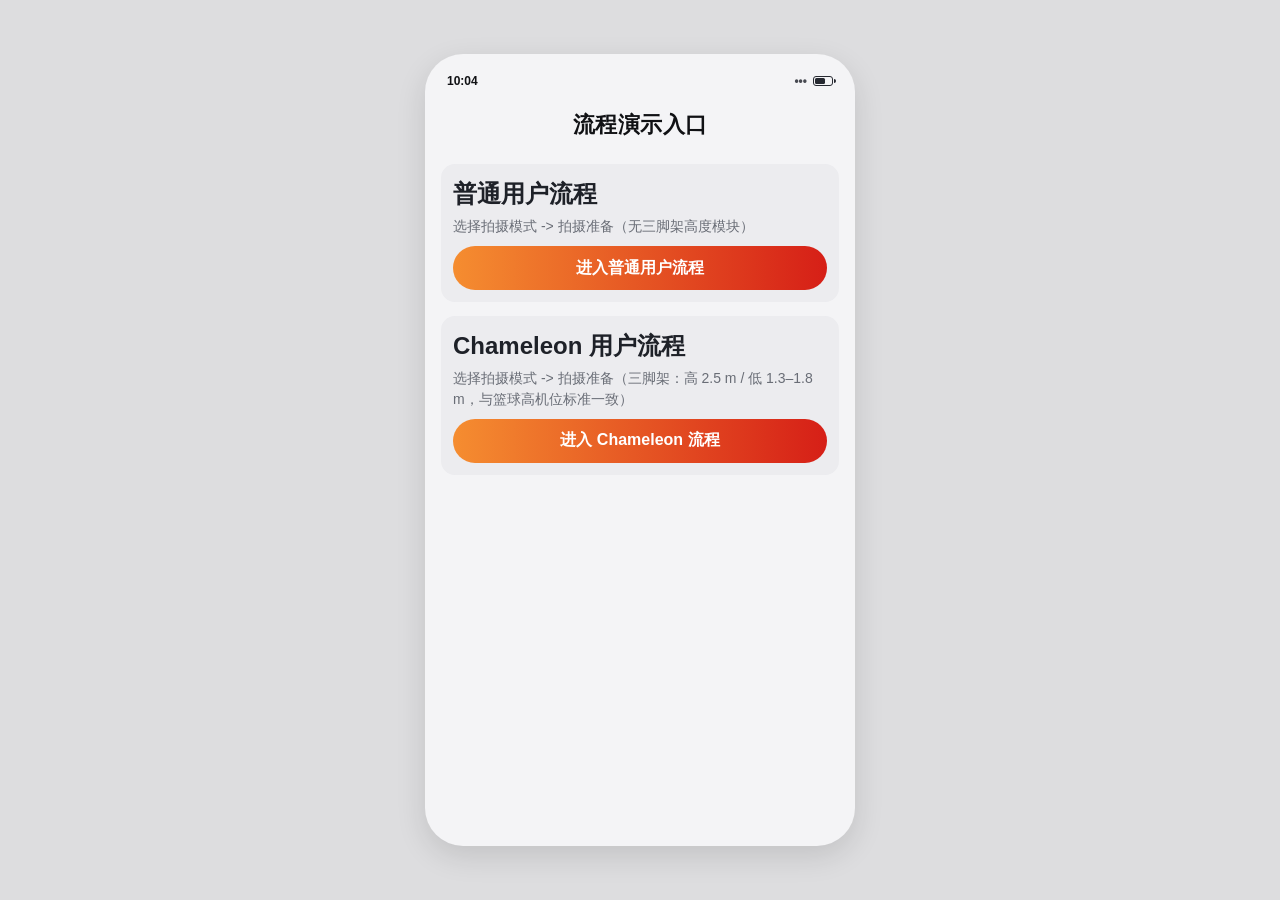
<file: index.html>
<!doctype html>
<html lang="zh-CN">
  <head>
    <meta charset="UTF-8" />
    <meta name="viewport" content="width=device-width, initial-scale=1.0" />
    <title>拍摄流程演示入口</title>
    <link rel="stylesheet" href="./styles.css" />
    <style>
      .hub-wrap {
        margin-top: 10px;
        display: flex;
        flex-direction: column;
        gap: 14px;
      }
      .flow-card {
        background: #ececef;
        border-radius: 14px;
        padding: 14px 12px 12px;
      }
      .flow-title {
        margin: 0 0 6px;
        font-size: 24px;
        font-weight: 700;
        color: #1e2128;
      }
      .flow-text {
        margin: 0 0 10px;
        color: #696d76;
        font-size: 14px;
        line-height: 1.45;
      }
      .hub-btn {
        width: 100%;
        height: 44px;
        border-radius: 22px;
        background: linear-gradient(90deg, #f58d30, #d61f17);
        color: #fff;
        text-decoration: none;
        font-size: 16px;
        font-weight: 700;
        display: flex;
        align-items: center;
        justify-content: center;
      }
    </style>
  </head>
  <body>
    <main class="phone">
      <div class="statusbar">
        <span>10:04</span>
        <div class="status-icons">
          <span>•••</span>
          <span class="battery" aria-hidden="true"></span>
        </div>
      </div>

      <header class="topbar">
        <h1>流程演示入口</h1>
      </header>

      <section class="hub-wrap">
        <article class="flow-card">
          <p class="flow-title">普通用户流程</p>
          <p class="flow-text">选择拍摄模式 -> 拍摄准备（无三脚架高度模块）</p>
          <a class="hub-btn" href="./shooting-mode.html">进入普通用户流程</a>
        </article>

        <article class="flow-card">
          <p class="flow-title">Chameleon 用户流程</p>
          <p class="flow-text">选择拍摄模式 -> 拍摄准备（三脚架：高 2.5 m / 低 1.3–1.8 m，与篮球高机位标准一致）</p>
          <a class="hub-btn" href="./shooting-mode.html?user=chameleon">进入 Chameleon 流程</a>
        </article>
      </section>
    </main>
  </body>
  </html>
</file>
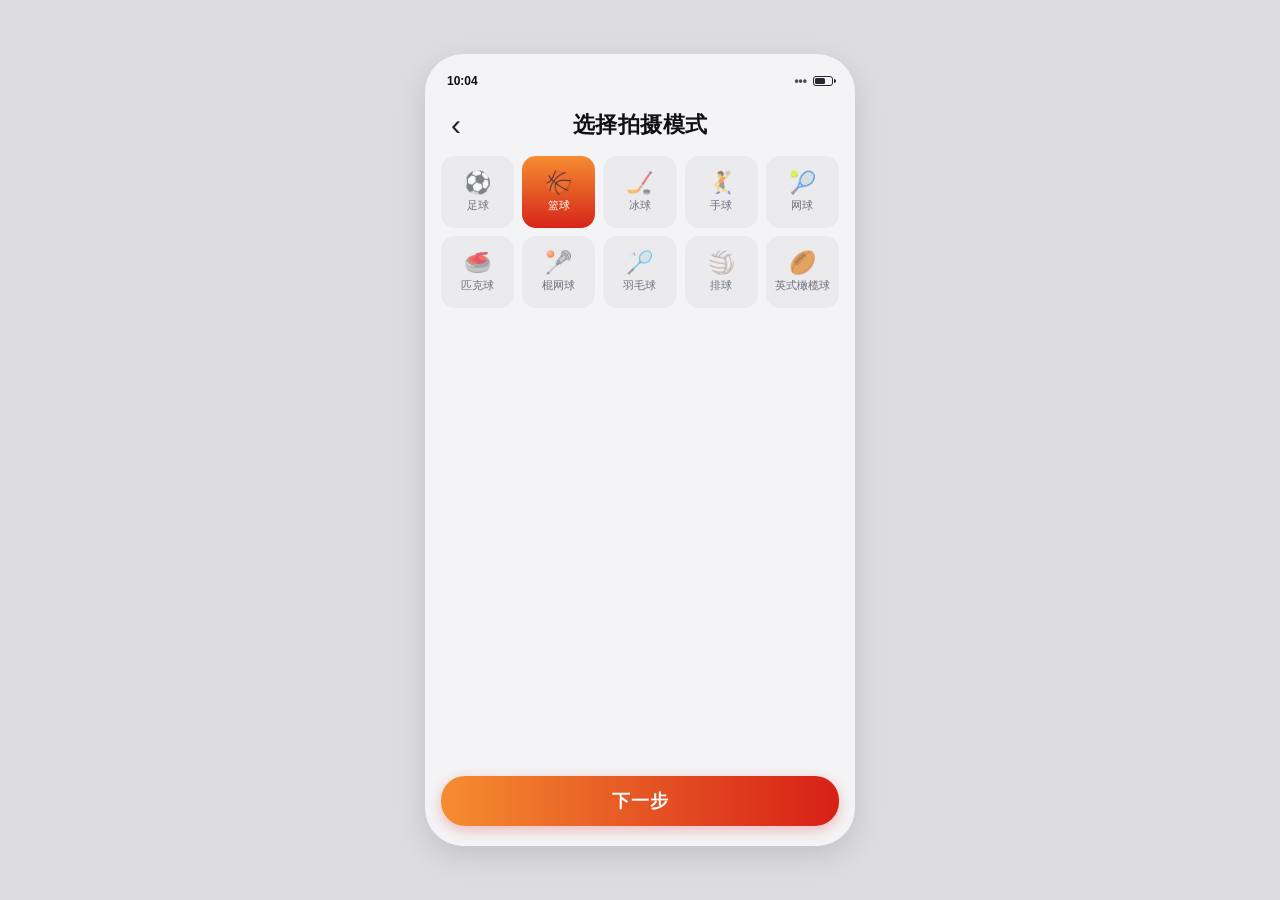
<file: shooting-mode.html>
<!doctype html>
<html lang="zh-CN">
  <head>
    <meta charset="UTF-8" />
    <meta name="viewport" content="width=device-width, initial-scale=1.0" />
    <title>选择拍摄模式</title>
    <link rel="stylesheet" href="./styles.css" />
  </head>
  <body>
    <main class="phone">
      <div class="statusbar">
        <span>10:04</span>
        <div class="status-icons">
          <span>•••</span>
          <span class="battery" aria-hidden="true"></span>
        </div>
      </div>

      <header class="topbar">
        <button class="back" type="button" aria-label="返回">&#8249;</button>
        <h2>选择拍摄模式</h2>
      </header>

      <section class="grid" id="sportGrid">
        <button class="sport" type="button"><span class="icon">⚽</span><span>足球</span></button>
        <button class="sport active" type="button"><span class="icon">🏀</span><span>篮球</span></button>
        <button class="sport" type="button"><span class="icon">🏒</span><span>冰球</span></button>
        <button class="sport" type="button"><span class="icon">🤾</span><span>手球</span></button>
        <button class="sport" type="button"><span class="icon">🎾</span><span>网球</span></button>
        <button class="sport" type="button"><span class="icon">🥌</span><span>匹克球</span></button>
        <button class="sport" type="button"><span class="icon">🥍</span><span>棍网球</span></button>
        <button class="sport" type="button"><span class="icon">🏸</span><span>羽毛球</span></button>
        <button class="sport" type="button"><span class="icon">🏐</span><span>排球</span></button>
        <button class="sport" type="button"><span class="icon">🏉</span><span>英式橄榄球</span></button>
      </section>

      <div class="footer-actions">
        <button class="cta" id="nextStep" type="button">下一步</button>
      </div>
    </main>

    <script>
      const params = new URLSearchParams(window.location.search);
      const isChameleon = (params.get("user") || "").toLowerCase() === "chameleon";

      document.querySelectorAll("[data-toggle-group]").forEach((group) => {
        group.querySelectorAll(".pill").forEach((btn) => {
          btn.addEventListener("click", () => {
            group.querySelectorAll(".pill").forEach((item) => item.classList.remove("active"));
            btn.classList.add("active");
          });
        });
      });

      const sports = document.querySelectorAll("#sportGrid .sport");
      const nextStep = document.getElementById("nextStep");
      sports.forEach((item) => {
        item.addEventListener("click", () => {
          sports.forEach((btn) => btn.classList.remove("active"));
          item.classList.add("active");
        });
      });

      document.querySelector(".back").addEventListener("click", () => {
        window.history.back();
      });

      nextStep.addEventListener("click", () => {
        const activeSport = document.querySelector("#sportGrid .sport.active span:last-child")?.textContent || "篮球";
        const target = new URL("./shooting-prep.html", window.location.href);
        target.searchParams.set("sport", activeSport);
        if (isChameleon) {
          target.searchParams.set("user", "chameleon");
        }
        window.location.href = target.toString();
      });
    </script>
  </body>
  </html>
</file>
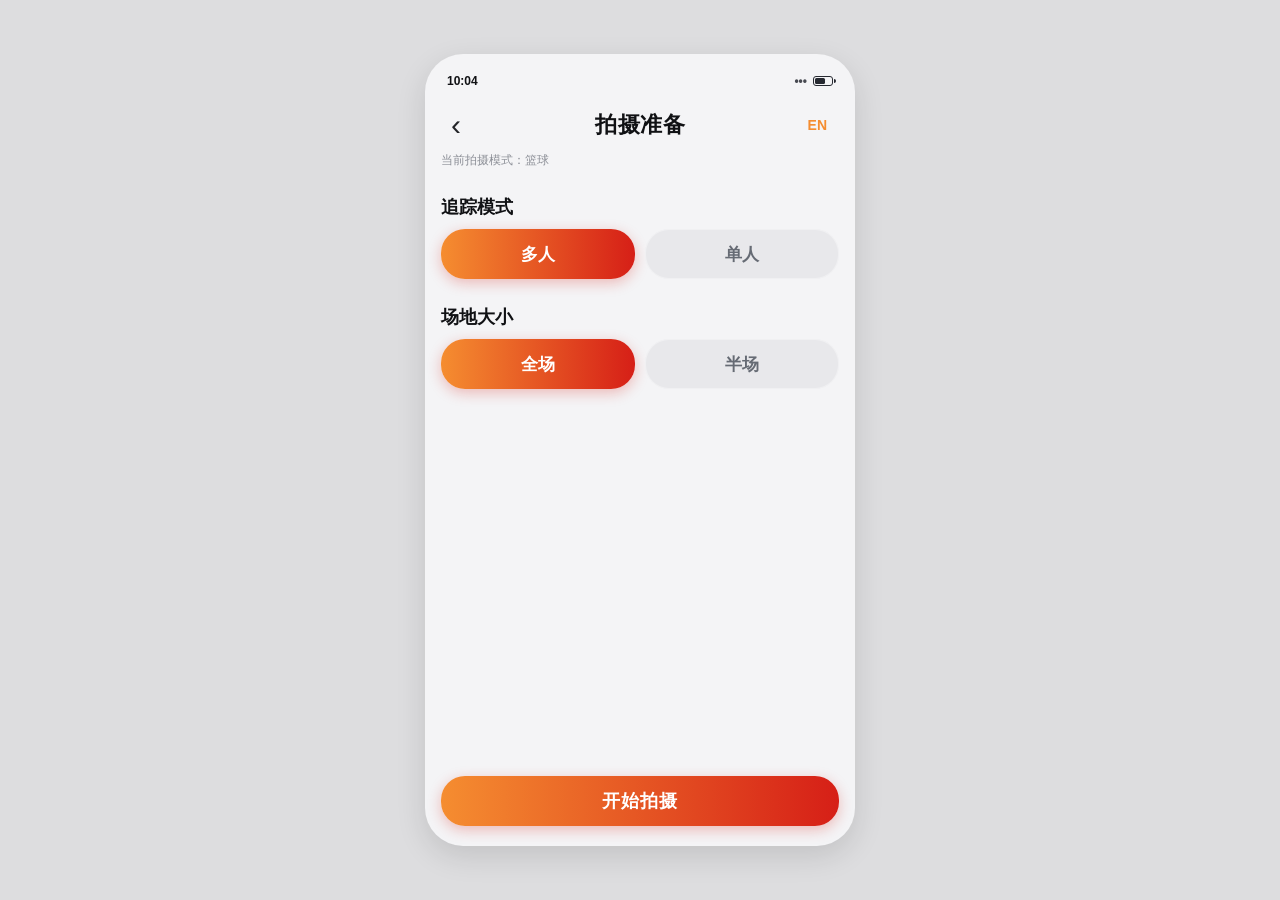
<file: shooting-prep.html>
<!doctype html>
<html lang="zh-CN">
  <head>
    <meta charset="UTF-8" />
    <meta name="viewport" content="width=device-width, initial-scale=1.0" />
    <title>拍摄准备</title>
    <link rel="stylesheet" href="./styles.css" />
  </head>
  <body>
    <main class="phone page-shooting-prep">
      <div class="statusbar">
        <span>10:04</span>
        <div class="status-icons">
          <span>•••</span>
          <span class="battery" aria-hidden="true"></span>
        </div>
      </div>

      <header class="topbar">
        <button class="back" type="button" id="backBtn" aria-label="返回">&#8249;</button>
        <h1 id="pageTitle">拍摄准备</h1>
        <button class="lang-toggle" type="button" id="langToggle" aria-label="Switch language">EN</button>
      </header>

      <div class="mini" id="modeInfo"></div>

      <section class="section hidden" id="tripodSection">
        <div class="label label-tripod" id="tripodLabel">三脚架高度</div>
        <p class="tripod-intro" id="tripodIntro"></p>
        <div class="pill-row" data-toggle-group id="tripodGroup">
          <button class="pill active" type="button" data-tripod="high">高（2.5米）</button>
          <button class="pill" type="button" data-tripod="low">低（1.3-1.8米）</button>
        </div>
        <p class="tripod-hint" id="tripodHint" aria-live="polite" aria-atomic="true">
          <span id="tripodHintText"></span>
        </p>
      </section>

      <section class="section">
        <div class="label" id="trackingLabel">追踪模式</div>
        <div class="pill-row" data-toggle-group id="trackingGroup">
          <button class="pill active" type="button" data-tracking="multi">多人</button>
          <button class="pill" type="button" data-tracking="single">单人</button>
        </div>
      </section>

      <section class="section">
        <div class="label" id="fieldLabel">场地大小</div>
        <div class="pill-row" data-toggle-group id="fieldGroup">
          <button class="pill active" type="button" data-field="full">全场</button>
          <button class="pill" type="button" data-field="half">半场</button>
        </div>
      </section>

      <div class="spacer"></div>
      <button class="cta" id="startShoot" type="button">开始拍摄</button>
    </main>

    <script>
      const LANG_KEY = "shootingPrep.lang";
      const TRIPOD_HINT_HIGH = {
        zh: "",
        en: "Includes tilt assist for this setup.",
      };

      const SPORT_I18N = {
        篮球: { en: "Basketball" },
        足球: { en: "Football" },
        冰球: { en: "Ice hockey" },
        手球: { en: "Handball" },
        网球: { en: "Tennis" },
        匹克球: { en: "Pickleball" },
        棍网球: { en: "Lacrosse" },
        羽毛球: { en: "Badminton" },
        排球: { en: "Volleyball" },
        英式橄榄球: { en: "Rugby" },
      };

      const COPY = {
        zh: {
          title: "拍摄准备",
          backAria: "返回",
          langSwitch: "EN",
          langSwitchAria: "切换为英文",
          modeCurrent: "当前拍摄模式：",
          tripodLabel: "选择三脚架架设",
          tripodIntro: "选择后系统会辅助优化俯仰视角",
          tripodHigh: "高（2.5米）",
          tripodLow: "低（1.3-1.8米）",
          trackingLabel: "追踪模式",
          trackingMulti: "多人",
          trackingSingle: "单人",
          fieldSize: "场地大小",
          fieldFull: "全场",
          fieldHalf: "半场",
          fieldRoster: "比赛人数",
          ctaStart: "开始拍摄",
          tripodNA: "不适用",
          alertStart: "开始拍摄",
          alertMode: "模式：",
          alertTrack: "追踪：",
          alertField: "场地：",
          alertTripod: "三脚架：",
        },
        en: {
          title: "Shoot prep",
          backAria: "Back",
          langSwitch: "中文",
          langSwitchAria: "Switch to Chinese",
          modeCurrent: "Mode: ",
          tripodLabel: "Tripod height",
          tripodIntro: "",
          tripodHigh: "High (2.5 m)",
          tripodLow: "Standard (1.3–1.8 m)",
          trackingLabel: "Tracking",
          trackingMulti: "Multi-player",
          trackingSingle: "Single player",
          fieldSize: "Court size",
          fieldFull: "Full court",
          fieldHalf: "Half court",
          fieldRoster: "Match size",
          ctaStart: "Start shooting",
          tripodNA: "N/A",
          alertStart: "Start shooting",
          alertMode: "Mode: ",
          alertTrack: "Tracking: ",
          alertField: "Court: ",
          alertTripod: "Tripod: ",
        },
      };

      function getLang() {
        try {
          const s = localStorage.getItem(LANG_KEY);
          if (s === "en" || s === "zh") return s;
        } catch (_) {}
        return "zh";
      }

      function setLang(next) {
        try {
          localStorage.setItem(LANG_KEY, next);
        } catch (_) {}
      }

      function sportDisplayName(lang) {
        if (lang === "zh") return sport;
        return (SPORT_I18N[sport] && SPORT_I18N[sport].en) || sport;
      }

      const params = new URLSearchParams(window.location.search);
      const sport = params.get("sport") || "篮球";
      const isChameleon = (params.get("user") || "").toLowerCase() === "chameleon";
      const modeInfo = document.getElementById("modeInfo");
      const tripodSection = document.getElementById("tripodSection");
      const fieldLabel = document.getElementById("fieldLabel");
      const fieldGroup = document.getElementById("fieldGroup");
      const startShoot = document.getElementById("startShoot");
      const langToggle = document.getElementById("langToggle");
      const backBtn = document.getElementById("backBtn");
      const isFootball = sport === "足球";

      const showTripodSection = isChameleon && sport === "篮球";

      function syncTripodIntroVisibility() {
        if (!showTripodSection) return;
        const intro = document.getElementById("tripodIntro");
        const lang = getLang();
        const active = document.querySelector("#tripodGroup .pill.active");
        const tier = active && active.getAttribute("data-tripod");
        const introHasCopy = intro.textContent.trim().length > 0;
        if (lang === "zh") {
          intro.classList.toggle("hidden", tier !== "high" || !introHasCopy);
        } else {
          intro.classList.toggle("hidden", !introHasCopy);
        }
      }

      function syncTripodHint() {
        if (!showTripodSection) return;
        const hint = document.getElementById("tripodHint");
        const hintText = document.getElementById("tripodHintText");
        const active = document.querySelector("#tripodGroup .pill.active");
        const tier = active && active.getAttribute("data-tripod");
        const lang = getLang();
        if (tier === "high") {
          const msg = TRIPOD_HINT_HIGH[lang] || "";
          hintText.textContent = msg;
          hint.classList.toggle("hidden", !msg.trim());
        } else if (tier === "low") {
          hintText.textContent = "";
          hint.classList.add("hidden");
        }
      }

      function setFootballFieldPills() {
        fieldGroup.innerHTML = `
          <button class="pill active" type="button" data-field="5">5v5</button>
          <button class="pill" type="button" data-field="7">7v7</button>
          <button class="pill" type="button" data-field="11">11v11</button>
        `;
      }

      function applyLang() {
        const lang = getLang();
        document.documentElement.lang = lang === "zh" ? "zh-CN" : "en";
        const c = COPY[lang];

        document.getElementById("pageTitle").textContent = c.title;
        backBtn.setAttribute("aria-label", c.backAria);
        langToggle.textContent = c.langSwitch;
        langToggle.setAttribute("aria-label", c.langSwitchAria);

        modeInfo.textContent = c.modeCurrent + sportDisplayName(lang);

        document.getElementById("tripodLabel").textContent = c.tripodLabel;
        document.getElementById("tripodIntro").textContent = c.tripodIntro;
        const th = document.querySelector('#tripodGroup [data-tripod="high"]');
        const tl = document.querySelector('#tripodGroup [data-tripod="low"]');
        if (th) th.textContent = c.tripodHigh;
        if (tl) tl.textContent = c.tripodLow;

        document.getElementById("trackingLabel").textContent = c.trackingLabel;
        const tm = document.querySelector('#trackingGroup [data-tracking="multi"]');
        const ts = document.querySelector('#trackingGroup [data-tracking="single"]');
        if (tm) tm.textContent = c.trackingMulti;
        if (ts) ts.textContent = c.trackingSingle;

        fieldLabel.textContent = isFootball ? c.fieldRoster : c.fieldSize;
        if (!isFootball) {
          const ff = document.querySelector('#fieldGroup [data-field="full"]');
          const fh = document.querySelector('#fieldGroup [data-field="half"]');
          if (ff) ff.textContent = c.fieldFull;
          if (fh) fh.textContent = c.fieldHalf;
        }

        startShoot.textContent = c.ctaStart;
        document.title = c.title;
        syncTripodIntroVisibility();
        syncTripodHint();
      }

      if (showTripodSection) {
        tripodSection.classList.remove("hidden");
      }
      if (isFootball) {
        setFootballFieldPills();
      }

      applyLang();

      langToggle.addEventListener("click", () => {
        setLang(getLang() === "zh" ? "en" : "zh");
        applyLang();
      });

      document.querySelector(".phone").addEventListener("click", (e) => {
        const pill = e.target.closest("[data-toggle-group] .pill");
        if (!pill) return;
        const group = pill.closest("[data-toggle-group]");
        group.querySelectorAll(".pill").forEach((item) => item.classList.remove("active"));
        pill.classList.add("active");
        if (group.id === "tripodGroup") {
          syncTripodIntroVisibility();
          syncTripodHint();
        }
      });

      backBtn.addEventListener("click", () => {
        const target = new URL("./shooting-mode.html", window.location.href);
        if (isChameleon) {
          target.searchParams.set("user", "chameleon");
        }
        window.location.href = target.toString();
      });

      function activePillLabel(groupEl) {
        const a = groupEl.querySelector(".pill.active");
        return a ? a.textContent.trim() : "";
      }

      startShoot.addEventListener("click", () => {
        const lang = getLang();
        const c = COPY[lang];
        const tracking = activePillLabel(document.getElementById("trackingGroup"));
        const field = activePillLabel(fieldGroup);
        const tripod = showTripodSection ? activePillLabel(document.getElementById("tripodGroup")) : c.tripodNA;

        alert(
          c.alertStart +
            "\n" +
            c.alertMode +
            sportDisplayName(lang) +
            "\n" +
            c.alertTrack +
            tracking +
            "\n" +
            c.alertField +
            field +
            "\n" +
            c.alertTripod +
            tripod
        );
      });
    </script>
  </body>
</html>
</file>
<file: styles.css>
:root {
  --outer-bg: #dddddf;
  --page-bg: #f4f4f6;
  --card: #efeff2;
  --text: #101114;
  --subtle: #8f9199;
  --pill-off: #e8e8eb;
  --orange: #f58d30;
  --red: #d61f17;
  --radius-xl: 24px;
  --radius-lg: 24px;
  --radius-md: 18px;
}

* {
  box-sizing: border-box;
}

body {
  margin: 0;
  min-height: 100vh;
  background: var(--outer-bg);
  color: var(--text);
  font-family: -apple-system, BlinkMacSystemFont, "PingFang SC", "Noto Sans SC", "Microsoft YaHei", sans-serif;
  display: grid;
  place-items: center;
  padding: 12px;
}

.phone {
  width: min(100%, 430px);
  min-height: 88vh;
  max-height: 920px;
  background: var(--page-bg);
  border-radius: 38px;
  overflow: hidden;
  padding: 12px 16px 20px;
  display: flex;
  flex-direction: column;
  gap: 12px;
  box-shadow: 0 10px 30px rgba(0, 0, 0, 0.12);
}

.statusbar {
  height: 30px;
  display: flex;
  align-items: center;
  justify-content: space-between;
  padding: 0 6px;
  font-size: 12px;
  font-weight: 700;
}

.status-icons {
  display: flex;
  align-items: center;
  gap: 6px;
  color: #474951;
}

.battery {
  width: 20px;
  height: 10px;
  border: 1.7px solid #262931;
  border-radius: 3px;
  position: relative;
}

.battery::before {
  content: "";
  position: absolute;
  width: 2px;
  height: 4px;
  right: -4px;
  top: 2px;
  background: #262931;
  border-radius: 0 2px 2px 0;
}

.battery::after {
  content: "";
  position: absolute;
  inset: 1px;
  width: 55%;
  background: #262931;
  border-radius: 1.5px;
}

.topbar {
  display: flex;
  align-items: center;
  justify-content: center;
  position: relative;
  margin-top: 0;
  min-height: 34px;
}

.back {
  position: absolute;
  left: 4px;
  border: 0;
  background: transparent;
  font-size: 30px;
  line-height: 1;
  cursor: pointer;
  color: #232428;
}

.lang-toggle {
  position: absolute;
  right: 2px;
  top: 50%;
  transform: translateY(-50%);
  border: 0;
  background: transparent;
  font-size: 14px;
  font-weight: 600;
  color: var(--orange);
  cursor: pointer;
  padding: 6px 10px;
  font-family: inherit;
}

.lang-toggle:active {
  opacity: 0.75;
}

.page-shooting-prep h1 {
  padding: 0 48px;
}

h1 {
  margin: 0;
  font-size: 22px;
  line-height: 1.25;
  font-weight: 700;
  letter-spacing: 0.5px;
}

h2 {
  margin: 0;
  font-size: 22px;
  line-height: 1.2;
  text-align: center;
  font-weight: 700;
  letter-spacing: 0.5px;
}

.section {
  margin-top: 14px;
}

.label {
  font-size: 18px;
  font-weight: 700;
  margin-bottom: 10px;
}

.pill-row {
  display: flex;
  gap: 10px;
}

.pill {
  flex: 1;
  height: 50px;
  border-radius: var(--radius-xl);
  border: 0;
  font-size: 17px;
  font-weight: 600;
  color: #666b74;
  background: var(--pill-off);
  cursor: pointer;
  transition: transform 0.08s ease, filter 0.2s ease, box-shadow 0.2s ease;
  box-shadow: inset 0 0 0 1px rgba(255, 255, 255, 0.35);
}

.pill.active,
.cta {
  background: linear-gradient(90deg, var(--orange), var(--red));
  color: #fff;
  box-shadow: 0 4px 14px rgba(214, 31, 23, 0.28);
}

.pill:active,
.cta:active {
  transform: scale(0.98);
}

.spacer {
  flex: 1;
}

.cta {
  width: 100%;
  height: 50px;
  border: 0;
  border-radius: var(--radius-xl);
  font-size: 18px;
  font-weight: 700;
  cursor: pointer;
  letter-spacing: 1px;
  margin-top: 6px;
}

.grid {
  display: grid;
  grid-template-columns: repeat(5, 1fr);
  gap: 8px;
  margin-top: 2px;
}

.sport {
  border-radius: 14px;
  border: 0;
  padding: 9px 4px;
  background: #ebebee;
  color: #6c7079;
  min-height: 72px;
  font-size: 11px;
  display: flex;
  flex-direction: column;
  align-items: center;
  justify-content: center;
  gap: 5px;
  cursor: pointer;
  line-height: 1.15;
}

.sport .icon {
  font-size: 22px;
  line-height: 1;
  opacity: 0.65;
}

.sport.active {
  background: linear-gradient(180deg, #f58d30, #d6251a);
  color: #fff;
}

.sport.active .icon {
  opacity: 1;
}

.hint-box {
  margin-top: 8px;
  border-radius: 14px;
  background: #ececef;
  padding: 12px 10px;
}

.hint-title {
  margin: 0 0 8px;
  font-size: 13px;
  font-weight: 700;
}

.hint-text {
  margin: 0;
  color: #767982;
  line-height: 1.4;
  font-size: 12px;
}

.mini {
  margin-top: -2px;
  font-size: 12px;
  color: #8c8f97;
}

.footer-actions {
  margin-top: auto;
}

.hidden {
  display: none !important;
}

/* 三脚架：置顶但与主选项同级布局，标题与说明弱化，无独立卡片 */
.label-tripod {
  font-size: 15px;
  font-weight: 600;
  color: #9a9da5;
}

.tripod-intro {
  margin: 0 0 10px;
  font-size: 12px;
  line-height: 1.45;
  color: #a8abb3;
}

.tripod-hint {
  margin: 8px 0 0;
  font-size: 12px;
  line-height: 1.45;
  color: #a8abb3;
}

.tripod-hint-cn {
  display: block;
}

.tripod-hint-en {
  display: block;
  margin-top: 6px;
  font-size: 11px;
  line-height: 1.4;
  color: #b4b7bf;
  letter-spacing: 0.01em;
}

@media (max-width: 520px) {
  body {
    padding: 0;
    background: var(--page-bg);
  }

  .phone {
    width: 100%;
    min-height: 100vh;
    border-radius: 0;
    box-shadow: none;
  }
}
</file>
